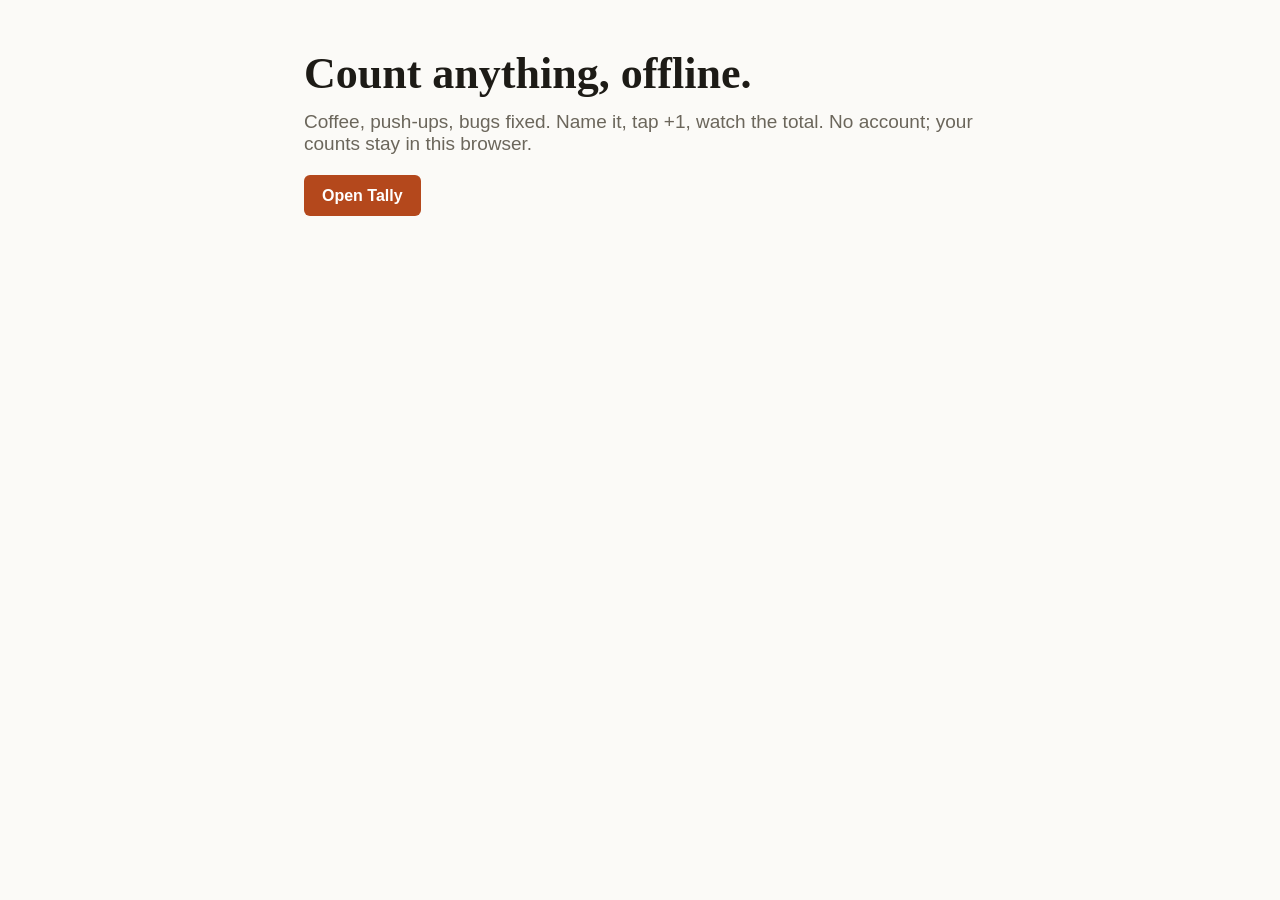
<file: evals/fixtures/tally/index.html>
<!doctype html>
<html lang="en"><head><meta charset="utf-8"><meta name="viewport" content="width=device-width,initial-scale=1">
<title>Tally — count anything, offline</title>
<meta name="description" content="Count anything, offline. One static page, no account.">
<link rel="stylesheet" href="styles.css"></head>
<body><main>
  <h1>Count anything, offline.</h1>
  <p class="lede">Coffee, push-ups, bugs fixed. Name it, tap +1, watch the total. No account; your counts stay in this browser.</p>
  <a class="cta" href="app.html">Open Tally</a>
</main></body></html>
</file>
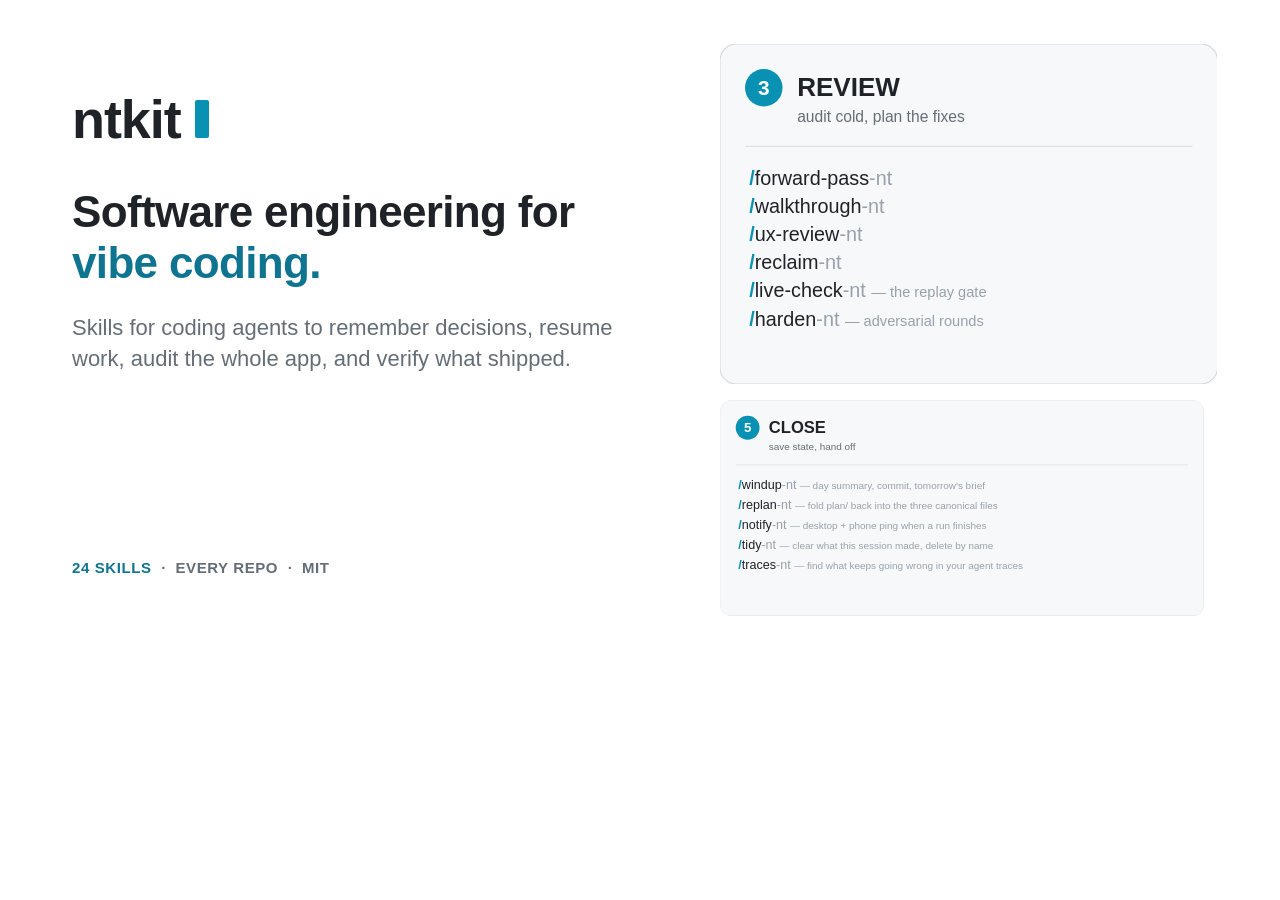
<file: assets/social.html>
<!doctype html>
<!-- The GitHub social card. assets/render-social.sh renders this to assets/social.png
     (1280×640). The right side stacks two full cards straight from workflow.svg — REVIEW
     (row 1, box 1066,250 477×326) over CLOSE (row 2, box 814,616 730×326) — each cropped to
     its own exact box, not a shared column, since row 2's cards are wider than row 1's. So
     the card and the README map always show the same real content, never a stitched sliver. -->
<html><head><meta charset="utf-8">
<style>
  html, body { margin: 0; background: #ffffff; }
  body { width: 1280px; height: 640px; position: relative; overflow: hidden;
         font-family: 'Segoe UI', Roboto, Helvetica, Arial, sans-serif; color: #1f2328; }
  .copy { position: absolute; left: 72px; top: 92px; width: 580px; }
  .brand { display: flex; align-items: center; gap: 14px; }
  .brand span { font-size: 54px; font-weight: 800; letter-spacing: -0.02em; line-height: 1; }
  .brand i { display: block; width: 14px; height: 38px; border-radius: 2px; background: #0891b2; }
  h1 { margin: 40px 0 0; font-weight: 700; font-size: 44px; line-height: 1.16; letter-spacing: -0.015em; }
  h1 em { font-style: normal; color: #0e7490; white-space: nowrap; }
  p.sub { margin: 24px 0 0; font-size: 22px; line-height: 1.42; color: #656d76; }
  .facts { position: absolute; left: 72px; bottom: 64px; font-size: 15px; font-weight: 600;
           letter-spacing: 0.04em; color: #656d76; text-transform: uppercase; }
  .facts b { color: #0e7490; font-weight: 700; }
  .shot { position: absolute; left: 720px; overflow: hidden; box-shadow: 0 0 0 1px #d0d7de inset; border-radius: 12px; }
  .shot img { position: absolute; }
  /* REVIEW: source box (1066,250)-(1543,576), scaled 1.043x to a 497×340 window. */
  .shotTop { top: 44px; width: 497px; height: 340px; }
  .shotTop img { width: 1669px; left: -1112px; top: -261px; }
  /* CLOSE: source box (814,616)-(1544,942), scaled 0.663x to a 484×216 window. */
  .shotBottom { top: 400px; width: 484px; height: 216px; }
  .shotBottom img { width: 1061px; left: -540px; top: -408px; }
</style></head>
<body>
  <div class="copy">
    <div class="brand"><span>ntkit</span><i></i></div>
    <h1>Software engineering for <em>vibe coding.</em></h1>
    <p class="sub">Skills for coding agents to remember decisions, resume work, audit the whole app, and verify what shipped.</p>
  </div>
  <div class="facts"><b>24 skills</b> &nbsp;·&nbsp; every repo &nbsp;·&nbsp; MIT</div>
  <div class="shot shotTop"><img src="workflow.svg" alt=""></div>
  <div class="shot shotBottom"><img src="workflow.svg" alt=""></div>
</body></html>
</file>
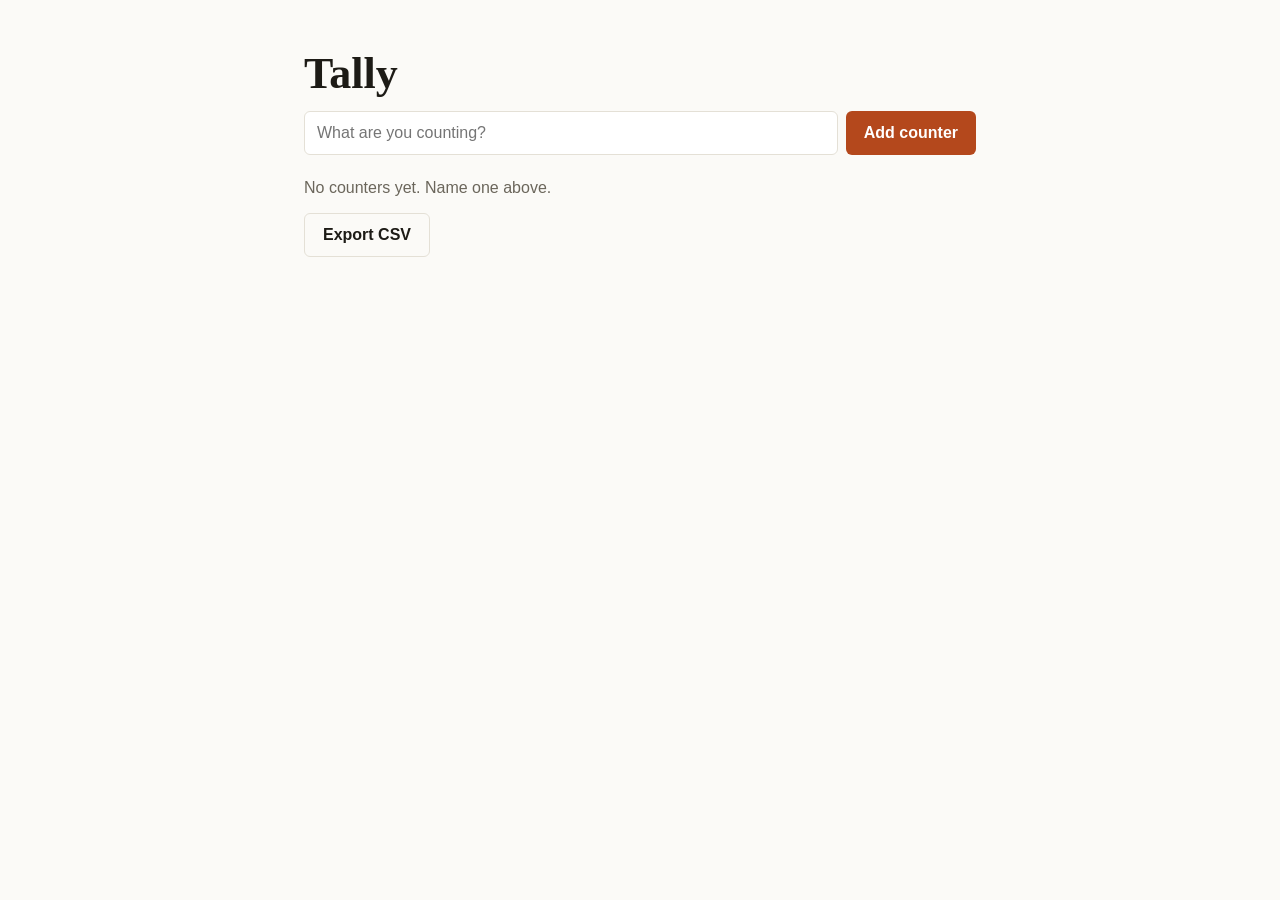
<file: evals/fixtures/tally/app.html>
<!doctype html>
<html lang="en"><head><meta charset="utf-8"><meta name="viewport" content="width=device-width,initial-scale=1">
<title>Tally</title><link rel="stylesheet" href="styles.css"></head>
<body><main>
  <h1>Tally</h1>
  <form id="add"><input id="name" placeholder="What are you counting?" aria-label="Counter name" required>
    <button type="submit">Add counter</button></form>
  <ul id="counters"></ul>
  <p class="empty" id="empty">No counters yet. Name one above.</p>
  <button class="quiet" id="export">Export CSV</button>
</main><script src="app.js"></script></body></html>
</file>
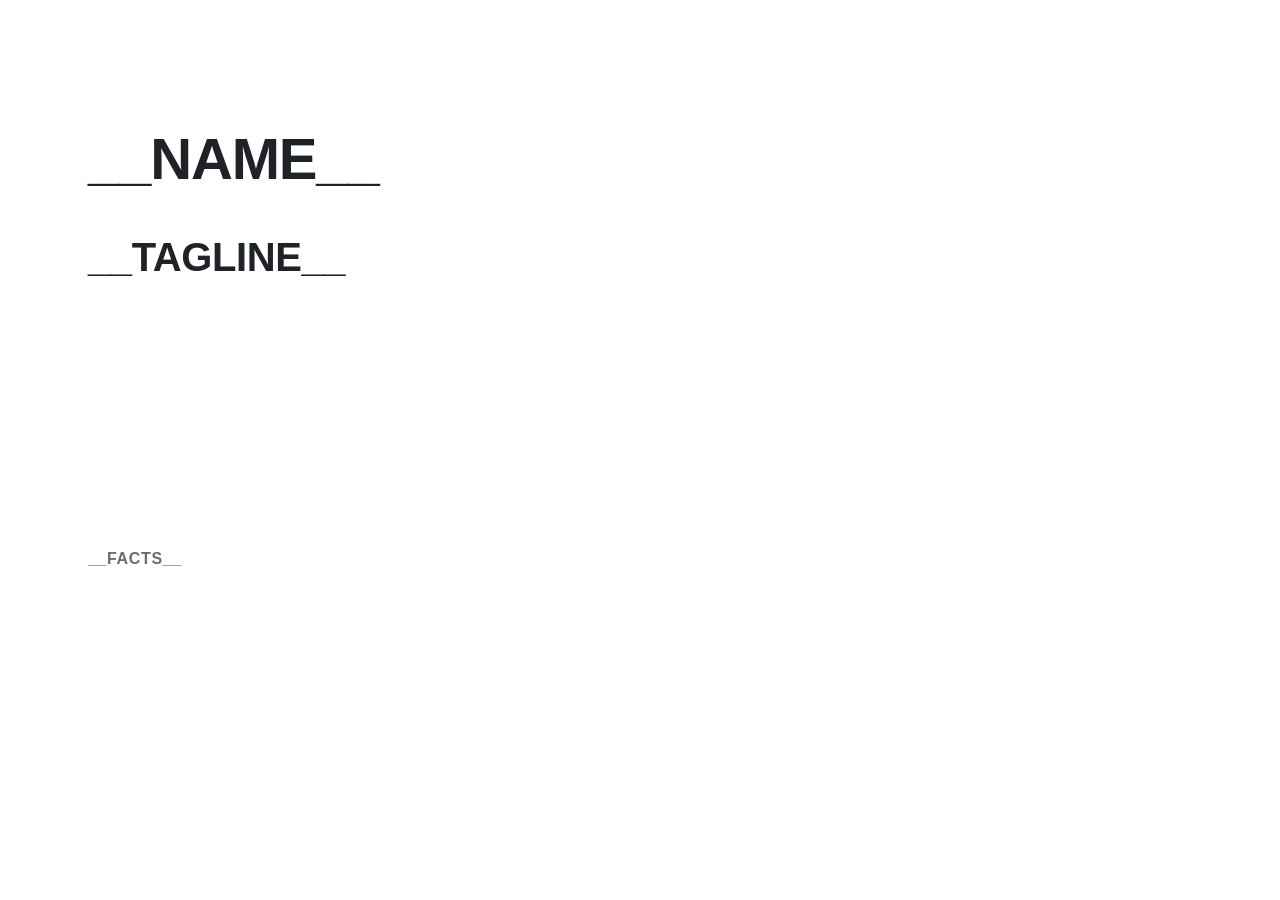
<file: skills/package-nt/references/social-card-template.html>
<!doctype html>
<!-- Generic 1280x640 social card template. Text-led per README-DOCTRINE ("type does the
     branding" — not a logo on a gradient, nothing that needs zooming at thumbnail size).
     Filled by render-social-card.sh via placeholder substitution; don't hand-edit copy here,
     edit the params passed to that script instead. Every colour is a :root token: the
     script's contrast gate reads them from here, so a colour set anywhere else escapes it. -->
<html><head><meta charset="utf-8">
<style>
  :root { --bg: #ffffff; --ink: #1f2328; --muted: #656d76;
          --accent: __ACCENT__; --accent-text: __ACCENT_TEXT__; }
  html, body { margin: 0; background: var(--bg); }
  body { width: 1280px; height: 640px; position: relative; overflow: hidden;
         font-family: 'Segoe UI', Roboto, Helvetica, Arial, sans-serif; color: var(--ink); }
  .copy { position: absolute; left: 88px; top: 130px; width: 1100px; }
  .brand { display: flex; align-items: center; gap: 16px; }
  .brand span { font-size: 58px; font-weight: 800; letter-spacing: -0.02em; line-height: 1; }
  .brand i { display: block; width: 15px; height: 42px; border-radius: 2px; background: var(--accent); }
  h1 { margin: 44px 0 0; font-weight: 700; font-size: 40px; line-height: 1.28; letter-spacing: -0.01em;
       max-width: 1100px; }
  .facts { position: absolute; left: 88px; bottom: 72px; font-size: 16px; font-weight: 600;
           letter-spacing: 0.04em; color: var(--muted); text-transform: uppercase; }
  .facts b { color: var(--accent-text); font-weight: 700; }
</style></head>
<body>
  <div class="copy">
    <div class="brand"><span>__NAME__</span><i></i></div>
    <h1>__TAGLINE__</h1>
  </div>
  <div class="facts">__FACTS__</div>
</body></html>
</file>
<file: evals/fixtures/tally/styles.css>
:root {
  --bg: #fbfaf7; --ink: #1d1b16; --muted: #6b665b; --line: #e4e0d6;
  --accent: #b4481c; --accent-ink: #ffffff;
  --font: "Iowan Old Style", Georgia, serif; --ui: -apple-system, "Segoe UI", sans-serif;
}
* { box-sizing: border-box; }
body { margin: 0; background: var(--bg); color: var(--ink); font-family: var(--ui); }
main { max-width: 720px; margin: 0 auto; padding: 48px 24px; animation: rise 400ms ease-out; }
h1 { font-family: var(--font); font-size: 44px; margin: 0 0 12px; }
p.lede { color: var(--muted); font-size: 19px; margin: 0 0 32px; }
a.cta, button { font: 600 16px var(--ui); background: var(--accent); color: var(--accent-ink);
  border: 0; border-radius: 6px; padding: 12px 18px; text-decoration: none; cursor: pointer; }
button.quiet { background: transparent; color: var(--ink); border: 1px solid var(--line); }
form { display: flex; gap: 8px; margin: 0 0 24px; }
input { flex: 1; font: 16px var(--ui); padding: 12px; border: 1px solid var(--line); border-radius: 6px; }
ul#counters { list-style: none; padding: 0; margin: 0; }
li.counter { display: flex; align-items: center; gap: 16px; padding: 16px 0; border-bottom: 1px solid var(--line); }
li.counter .name { flex: 1; font-size: 18px; }
li.counter .total { font: 700 28px var(--font); min-width: 3ch; text-align: right; }
li.counter .today { color: var(--muted); font-size: 14px; min-width: 9ch; }
li.counter.bump .total { animation: bump 300ms ease-out; }
p.empty { color: var(--muted); }
@keyframes rise { from { opacity: 0; transform: translateY(8px); } to { opacity: 1; transform: none; } }
@keyframes bump { 50% { transform: scale(1.25); color: var(--accent); } }
</file>
